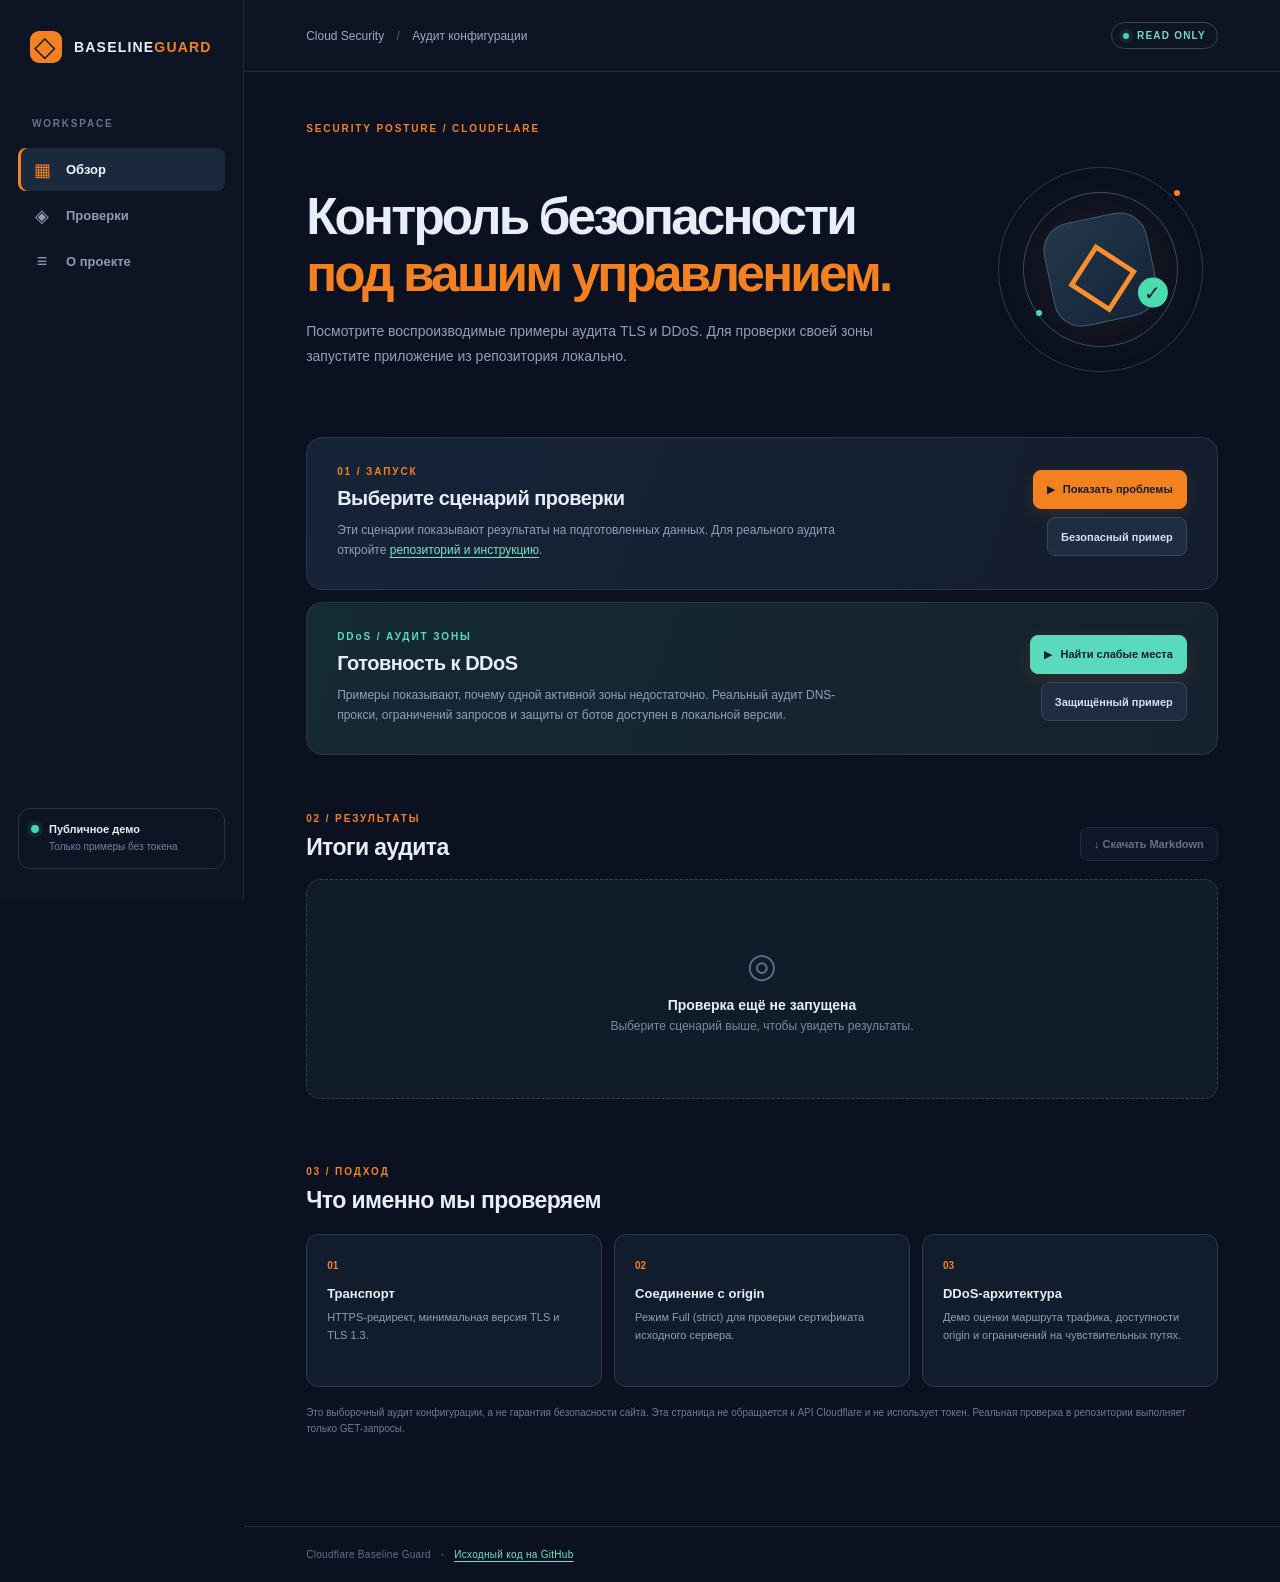
<file: site/index.html>
<!doctype html>
<html lang="ru">
<head>
  <meta charset="utf-8">
  <meta name="viewport" content="width=device-width, initial-scale=1">
  <meta name="theme-color" content="#0c1220">
  <title>Cloudflare Baseline Guard</title>
  <link rel="stylesheet" href="./style.css">
  <script src="./app.js" defer></script>
</head>
<body>
  <div class="shell">
    <aside class="sidebar">
      <div class="brand"><span class="brand-mark">◇</span><span>BASELINE<span class="brand-light">GUARD</span></span></div>
      <div class="side-label">WORKSPACE</div>
      <nav aria-label="Навигация"><a class="nav-item active" href="#overview"><span class="nav-icon">▦</span> Обзор</a><a class="nav-item" href="#checks"><span class="nav-icon">◈</span> Проверки</a><a class="nav-item" href="#about"><span class="nav-icon">≡</span> О проекте</a></nav>
      <div class="sidebar-bottom"><div class="status-dot"></div><div><strong>Публичное демо</strong><small>Только примеры без токена</small></div></div>
    </aside>
    <main>
      <header class="topbar"><div class="crumb">Cloud Security <span>/</span> Аудит конфигурации</div><div class="top-pill"><span class="pulse"></span> READ ONLY</div></header>
      <div class="content" id="overview">
        <div class="eyebrow">SECURITY POSTURE / CLOUDFLARE</div>
        <section class="hero"><div><h1>Контроль безопасности<br><em>под вашим управлением.</em></h1><p>Посмотрите воспроизводимые примеры аудита TLS и DDoS. Для проверки своей зоны запустите приложение из репозитория локально.</p></div><div class="hero-art" aria-hidden="true"><div class="orbit orbit-one"></div><div class="orbit orbit-two"></div><div class="shield">◇<span>✓</span></div></div></section>

        <section class="run-panel" aria-labelledby="run-title"><div class="run-intro"><div class="section-kicker">01 / ЗАПУСК</div><h2 id="run-title">Выберите сценарий проверки</h2><p>Эти сценарии показывают результаты на подготовленных данных. Для реального аудита откройте <a href="https://github.com/Aerix-sys/cloudflare-baseline-guard">репозиторий и инструкцию</a>.</p></div><div class="actions"><button class="primary" data-mode="insecure"><span>▶</span> Показать проблемы</button><button class="secondary" data-mode="secure">Безопасный пример</button></div></section>
        <section class="run-panel ddos-panel" aria-labelledby="ddos-title"><div class="run-intro"><div class="section-kicker">DDoS / АУДИТ ЗОНЫ</div><h2 id="ddos-title">Готовность к DDoS</h2><p>Примеры показывают, почему одной активной зоны недостаточно. Реальный аудит DNS-прокси, ограничений запросов и защиты от ботов доступен в локальной версии.</p></div><div class="actions"><button class="primary" data-mode="ddos_insecure"><span>▶</span> Найти слабые места</button><button class="secondary" data-mode="ddos_secure">Защищённый пример</button></div></section>

        <section class="results" id="checks" aria-live="polite"><div class="section-head"><div><div class="section-kicker">02 / РЕЗУЛЬТАТЫ</div><h2>Итоги аудита</h2></div><button id="download" class="download" disabled>↓ Скачать Markdown</button></div><div id="empty" class="empty"><div class="empty-icon">◎</div><strong>Проверка ещё не запущена</strong><span>Выберите сценарий выше, чтобы увидеть результаты.</span></div><div id="result-content" hidden><div class="summary"><div class="score"><span id="score-number">—</span><span class="score-divider">/</span><span id="score-total">4</span><small>проверок пройдено</small></div><div class="summary-copy"><span id="summary-badge" class="badge">РЕЗУЛЬТАТ</span><h3 id="summary-title"></h3><p id="summary-description"></p><span id="source-label" class="source"></span></div></div><div id="check-list" class="check-list"></div></div><div id="error" class="error" hidden></div></section>

        <section id="about" class="about"><div class="section-kicker">03 / ПОДХОД</div><h2>Что именно мы проверяем</h2><div class="about-grid"><article><span class="about-num">01</span><h3>Транспорт</h3><p>HTTPS-редирект, минимальная версия TLS и TLS 1.3.</p></article><article><span class="about-num">02</span><h3>Соединение с origin</h3><p>Режим Full (strict) для проверки сертификата исходного сервера.</p></article><article><span class="about-num">03</span><h3>DDoS-архитектура</h3><p>Демо оценки маршрута трафика, доступности origin и ограничений на чувствительных путях.</p></article></div><p class="fineprint">Это выборочный аудит конфигурации, а не гарантия безопасности сайта. Эта страница не обращается к API Cloudflare и не использует токен. Реальная проверка в репозитории выполняет только GET-запросы.</p></section>
      </div>
      <footer>Cloudflare Baseline Guard <span>·</span> <a href="https://github.com/Aerix-sys/cloudflare-baseline-guard">Исходный код на GitHub</a></footer>
    </main>
  </div>
</body>
</html>
</file>
<file: site/style.css>
:root{font-family:Inter,-apple-system,BlinkMacSystemFont,"Segoe UI",sans-serif;color:#e8edf7;background:#0b1120;font-synthesis:none}*{box-sizing:border-box}html{scroll-behavior:smooth}body{margin:0}button{font:inherit;cursor:pointer}button:disabled{cursor:not-allowed;opacity:.48}a{color:inherit;text-decoration:none}.shell{display:grid;grid-template-columns:244px minmax(0,1fr);min-height:100vh}.sidebar{background:#0d1525;border-right:1px solid #202b3f;padding:31px 18px;display:flex;flex-direction:column;position:sticky;top:0;height:100vh}.brand{display:flex;align-items:center;gap:12px;padding:0 12px;font-size:14px;font-weight:850;letter-spacing:.085em;white-space:nowrap}.brand-mark{width:32px;height:32px;display:grid;place-items:center;border-radius:9px;background:#f48120;color:#121a27;font-size:28px;line-height:1}.brand-light{color:#f48120}.side-label{font-size:10px;letter-spacing:.18em;color:#64738b;font-weight:800;margin:55px 14px 16px}.nav-item{height:43px;display:flex;align-items:center;gap:14px;color:#8c9ab1;font-size:13px;font-weight:650;padding:0 14px;border-radius:8px;margin:3px 0}.nav-item:hover,.nav-item.active{background:#1b293c;color:#f2f6ff}.nav-item.active{box-shadow:inset 3px 0 #f48120}.nav-icon{font-size:18px;color:#8f9cb1;width:20px;text-align:center}.nav-item.active .nav-icon{color:#f48120}.sidebar-bottom{margin-top:auto;border:1px solid #263348;border-radius:12px;padding:14px 12px;display:flex;align-items:flex-start;gap:10px}.sidebar-bottom strong{display:block;font-size:11px;font-weight:750}.sidebar-bottom small{display:block;color:#71819b;line-height:1.5;margin-top:4px;font-size:10px}.status-dot,.pulse{width:8px;height:8px;border-radius:50%;background:#45d5aa;box-shadow:0 0 0 4px #45d5aa18;flex:none;margin-top:2px}main{min-width:0}.topbar{height:72px;border-bottom:1px solid #202b3f;display:flex;align-items:center;justify-content:space-between;padding:0 6%;background:#0d1525}.crumb{font-size:12px;color:#9baac0}.crumb span{color:#52627a;margin:0 9px}.top-pill{border:1px solid #2c4d49;border-radius:20px;padding:7px 11px;color:#76d9bc;font-size:10px;font-weight:800;letter-spacing:.12em;display:flex;align-items:center;gap:8px}.top-pill .pulse{width:6px;height:6px;margin:0}.content{max-width:1220px;margin:auto;padding:51px 6% 88px}.eyebrow,.section-kicker{font-size:10px;font-weight:800;letter-spacing:.19em;color:#f48120}.hero{display:flex;min-height:270px;justify-content:space-between;align-items:center;gap:20px}.hero h1{font-size:clamp(32px,4vw,53px);line-height:1.12;letter-spacing:-.055em;margin:18px 0 17px;font-weight:750}.hero h1 em{font-style:normal;color:#f48120}.hero p{max-width:620px;font-size:14px;line-height:1.75;color:#91a0b8;margin:0}.hero-art{width:235px;height:215px;position:relative;flex:none;display:grid;place-items:center}.orbit{position:absolute;border:1px solid #273e53;border-radius:50%;width:205px;height:205px}.orbit-two{width:155px;height:155px;border-color:#315260}.orbit:before{content:"";position:absolute;top:22px;right:22px;width:6px;height:6px;border-radius:50%;background:#f48120}.orbit-two:before{top:auto;right:auto;left:12px;bottom:30px;background:#4bd9bd}.shield{width:105px;height:105px;display:grid;place-items:center;background:linear-gradient(145deg,#24384b,#132337);border:1px solid #426174;box-shadow:0 0 60px #fa8e1b18;border-radius:28px;transform:rotate(-12deg);font-size:92px;line-height:1;color:#fa8f31}.shield span{position:absolute;font-size:20px;color:#0a1d29;background:#49dcad;border-radius:50%;width:30px;height:30px;display:grid;place-items:center;transform:rotate(12deg);right:-10px;bottom:3px}.run-panel{margin-top:33px;border:1px solid #28364b;border-radius:16px;background:linear-gradient(110deg,#172337,#131d2d);padding:28px 30px;display:flex;justify-content:space-between;gap:30px;align-items:center}.run-intro h2,.section-head h2,.about h2{font-size:20px;letter-spacing:-.025em;margin:10px 0}.run-intro p{color:#91a0b8;font-size:12px;line-height:1.7;max-width:520px;margin:0}.run-intro code{color:#c4d7e9;background:#27384b;padding:2px 5px;border-radius:4px}.actions{display:flex;flex-wrap:wrap;justify-content:flex-end;gap:8px;max-width:410px}.actions button{border-radius:8px;min-height:39px;padding:0 13px;font-size:11px;font-weight:750;white-space:nowrap}.primary{background:#f48120;color:#161d2a;border:1px solid #f48120;box-shadow:0 5px 18px #f4812025}.primary:hover:not(:disabled){background:#ffa142}.primary span{margin-right:5px}.secondary{background:#1e2d40;color:#d5e0ef;border:1px solid #35475c}.secondary:hover:not(:disabled){border-color:#7890a7}.live{width:100%}.live span{color:#8e9cb0;font-weight:500;margin-left:8px}.results{scroll-margin-top:30px;margin-top:58px}.section-head{display:flex;align-items:flex-end;justify-content:space-between;gap:20px;margin-bottom:18px}.section-head h2{font-size:23px;margin-bottom:0}.download{border:1px solid #34465d;border-radius:8px;background:#162337;color:#cbd9eb;padding:10px 13px;font-size:11px;font-weight:750}.download:hover:not(:disabled){border-color:#f48120;color:#fff}.empty{min-height:220px;background:#111c2b;border:1px dashed #344257;border-radius:14px;display:flex;align-items:center;justify-content:center;flex-direction:column;text-align:center}.empty-icon{font-size:34px;color:#5b6c83;margin-bottom:12px}.empty strong{font-size:14px}.empty span{font-size:12px;color:#7889a1;margin-top:6px}.summary{background:#172439;border:1px solid #2d3c52;border-radius:14px;padding:24px;display:flex;gap:28px;align-items:center;margin-bottom:12px}.score{font-size:40px;font-weight:760;letter-spacing:-.08em;color:#f48120;min-width:140px;text-align:center}.score-divider{font-size:24px;color:#53657b;margin:0 4px}.score small{font-size:11px;color:#8090a8;display:block;letter-spacing:0;font-weight:500}.summary-copy h3{margin:10px 0 5px;font-size:18px}.summary-copy p{margin:0 0 9px;color:#9aa9bf;font-size:12px;line-height:1.6}.badge{display:inline-block;font-size:9px;font-weight:850;letter-spacing:.13em;padding:5px 8px;border-radius:5px}.badge.attention,.row-badge.fail{background:#4b3029;color:#ffad86}.badge.healthy,.row-badge.pass{background:#1d463f;color:#78e1c3}.source{font-size:10px;color:#697d98}.check-list{display:grid;gap:8px}.check-row{background:#131f30;border:1px solid #29394e;border-radius:11px;min-height:80px;padding:15px 18px;display:grid;grid-template-columns:35px minmax(100px,1.3fr) minmax(90px,1fr) auto;align-items:center;gap:14px}.check-icon{width:29px;height:29px;border-radius:8px;display:grid;place-items:center;font-size:17px;font-weight:800}.check-icon.pass{background:#20473d;color:#72ddba}.check-icon.fail{background:#533327;color:#ff9c6a}.check-details strong,.check-value strong{display:block;font-size:12px}.check-details small,.check-value small{display:block;margin-top:5px;color:#7789a1;font-size:10px}.check-value{text-align:right}.row-badge{font-size:9px;font-weight:850;letter-spacing:.07em;padding:6px 8px;border-radius:5px;white-space:nowrap}.error{margin-top:12px;border:1px solid #784638;background:#392a2d;color:#ffb09b;border-radius:9px;padding:13px 16px;font-size:12px}.about{margin-top:67px}.about h2{font-size:23px;margin:10px 0 20px}.about-grid{display:grid;grid-template-columns:repeat(3,1fr);gap:12px}.about article{border:1px solid #28394e;background:#111c2c;border-radius:12px;padding:20px;min-height:153px}.about-num{font-size:10px;color:#f48120;font-weight:800}.about h3{font-size:13px;margin:13px 0 7px}.about p{font-size:11px;line-height:1.65;color:#8e9eb5;margin:0}.fineprint{margin-top:18px!important;color:#697d95!important;font-size:10px!important}footer{border-top:1px solid #202b3f;color:#5f7188;padding:22px 6%;font-size:10px;letter-spacing:.03em}footer span{color:#f48120;margin:0 7px}[hidden]{display:none!important}@media(max-width:1050px){.shell{grid-template-columns:70px 1fr}.sidebar{padding:25px 10px}.brand{font-size:0;padding:0 8px}.brand-mark{font-size:28px}.side-label,.nav-item{font-size:0}.side-label{margin-top:55px}.nav-item{justify-content:center;padding:0}.nav-icon{font-size:18px}.sidebar-bottom{display:none}.run-panel{align-items:flex-start;flex-direction:column}.actions{max-width:none;justify-content:flex-start}.live{width:auto}}@media(max-width:700px){.shell{display:block}.sidebar{position:static;height:auto;padding:12px 5%;flex-direction:row;align-items:center;justify-content:space-between;border-right:0;border-bottom:1px solid #202b3f}.brand{font-size:12px}.sidebar nav{display:flex}.nav-item{margin:0 2px;width:35px;height:35px}.side-label{display:none}.topbar{height:50px}.top-pill{font-size:8px}.content{padding:34px 5% 60px}.hero{min-height:auto}.hero-art{display:none}.hero h1{font-size:35px}.run-panel{margin-top:34px;padding:22px}.actions{width:100%;display:grid;grid-template-columns:1fr 1fr}.actions button{white-space:normal}.live{grid-column:span 2}.check-row{grid-template-columns:30px 1fr auto;gap:8px}.check-value{grid-column:2/3;text-align:left}.row-badge{grid-column:3;grid-row:1/3}.summary{gap:10px;padding:18px}.score{min-width:90px;font-size:33px}.about-grid{grid-template-columns:1fr}.section-head{align-items:flex-start}.download{font-size:10px}}

.ddos-panel{margin-top:12px;background:linear-gradient(110deg,#142a35,#15212e)}.ddos-panel .section-kicker{color:#59dabc}.ddos-panel .primary{background:#59dabc;border-color:#59dabc}.ddos-panel .primary:hover:not(:disabled){background:#7beccc}

.check-icon.unknown{background:#334457;color:#b6cce2}.row-badge.unknown{background:#2b3b4d;color:#b6cce2}
.run-intro a,footer a{color:#79e1c3;text-decoration:underline;text-underline-offset:3px}
</file>
